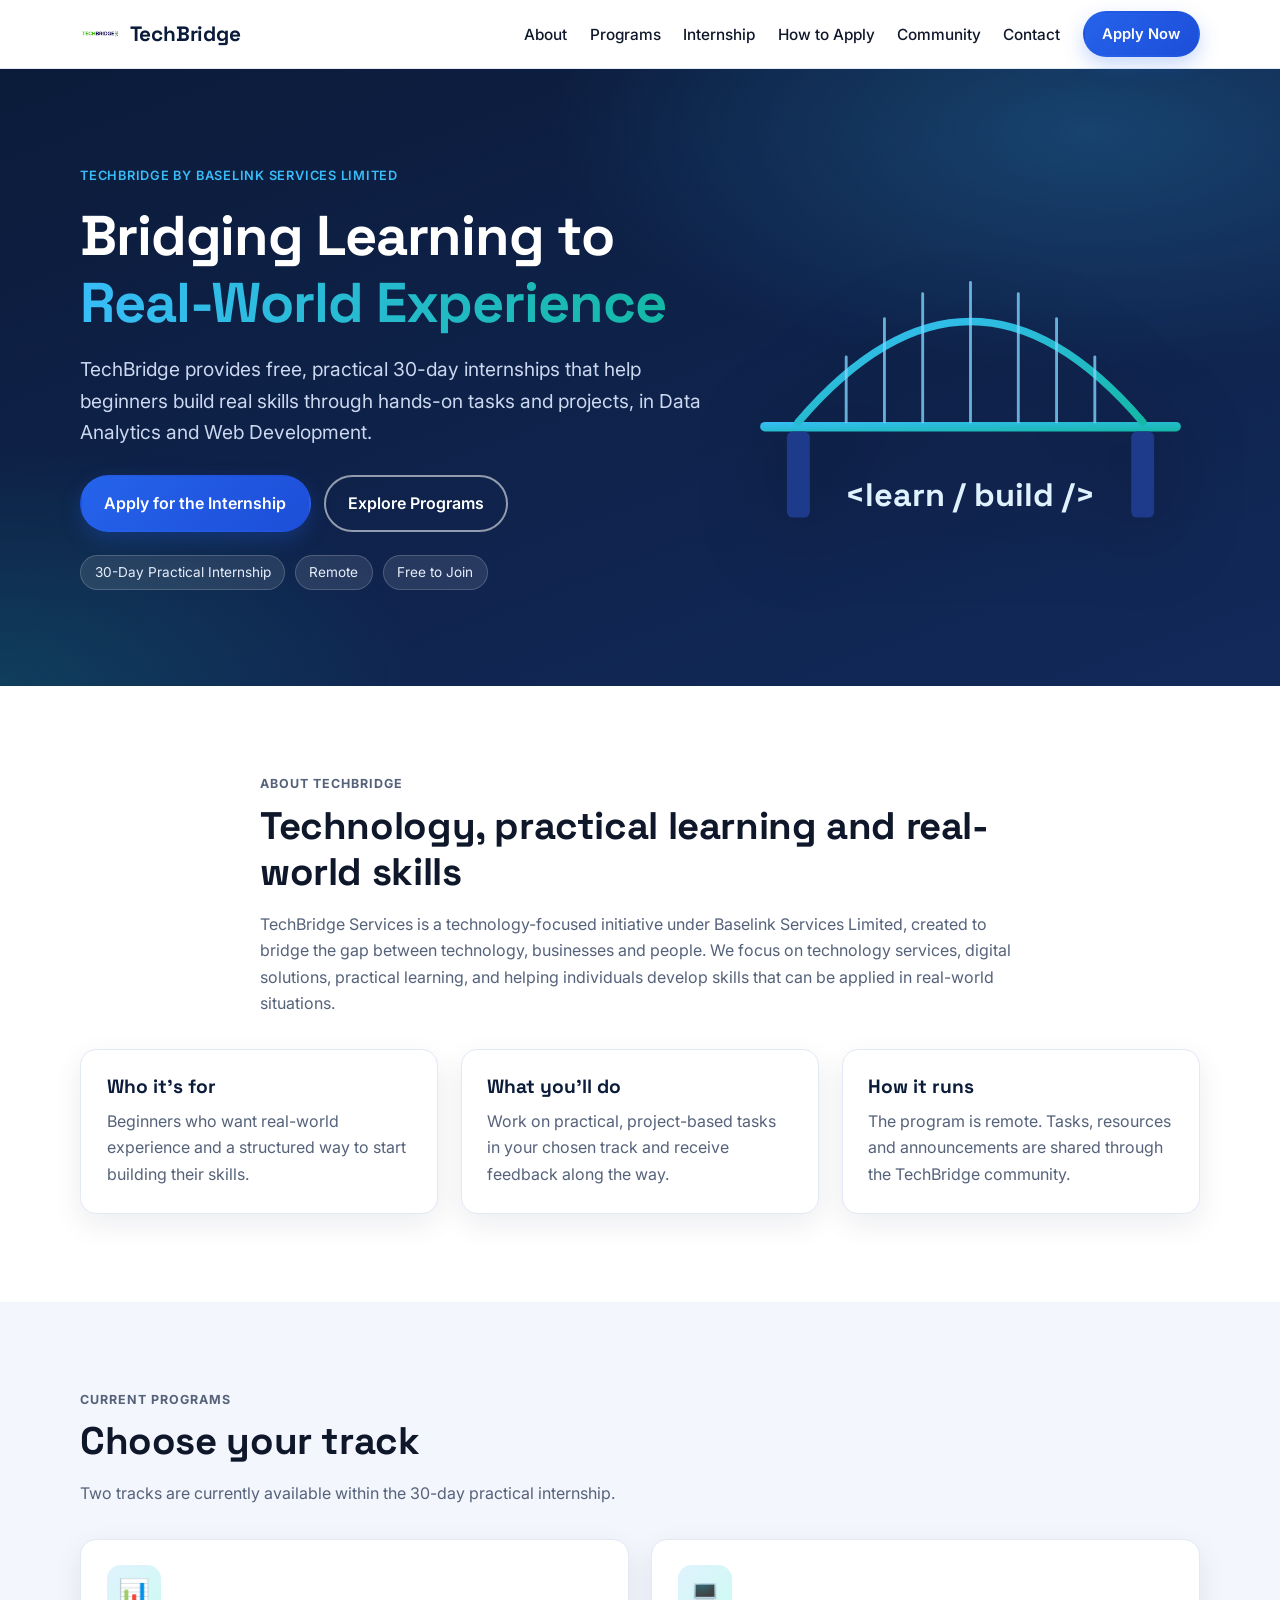
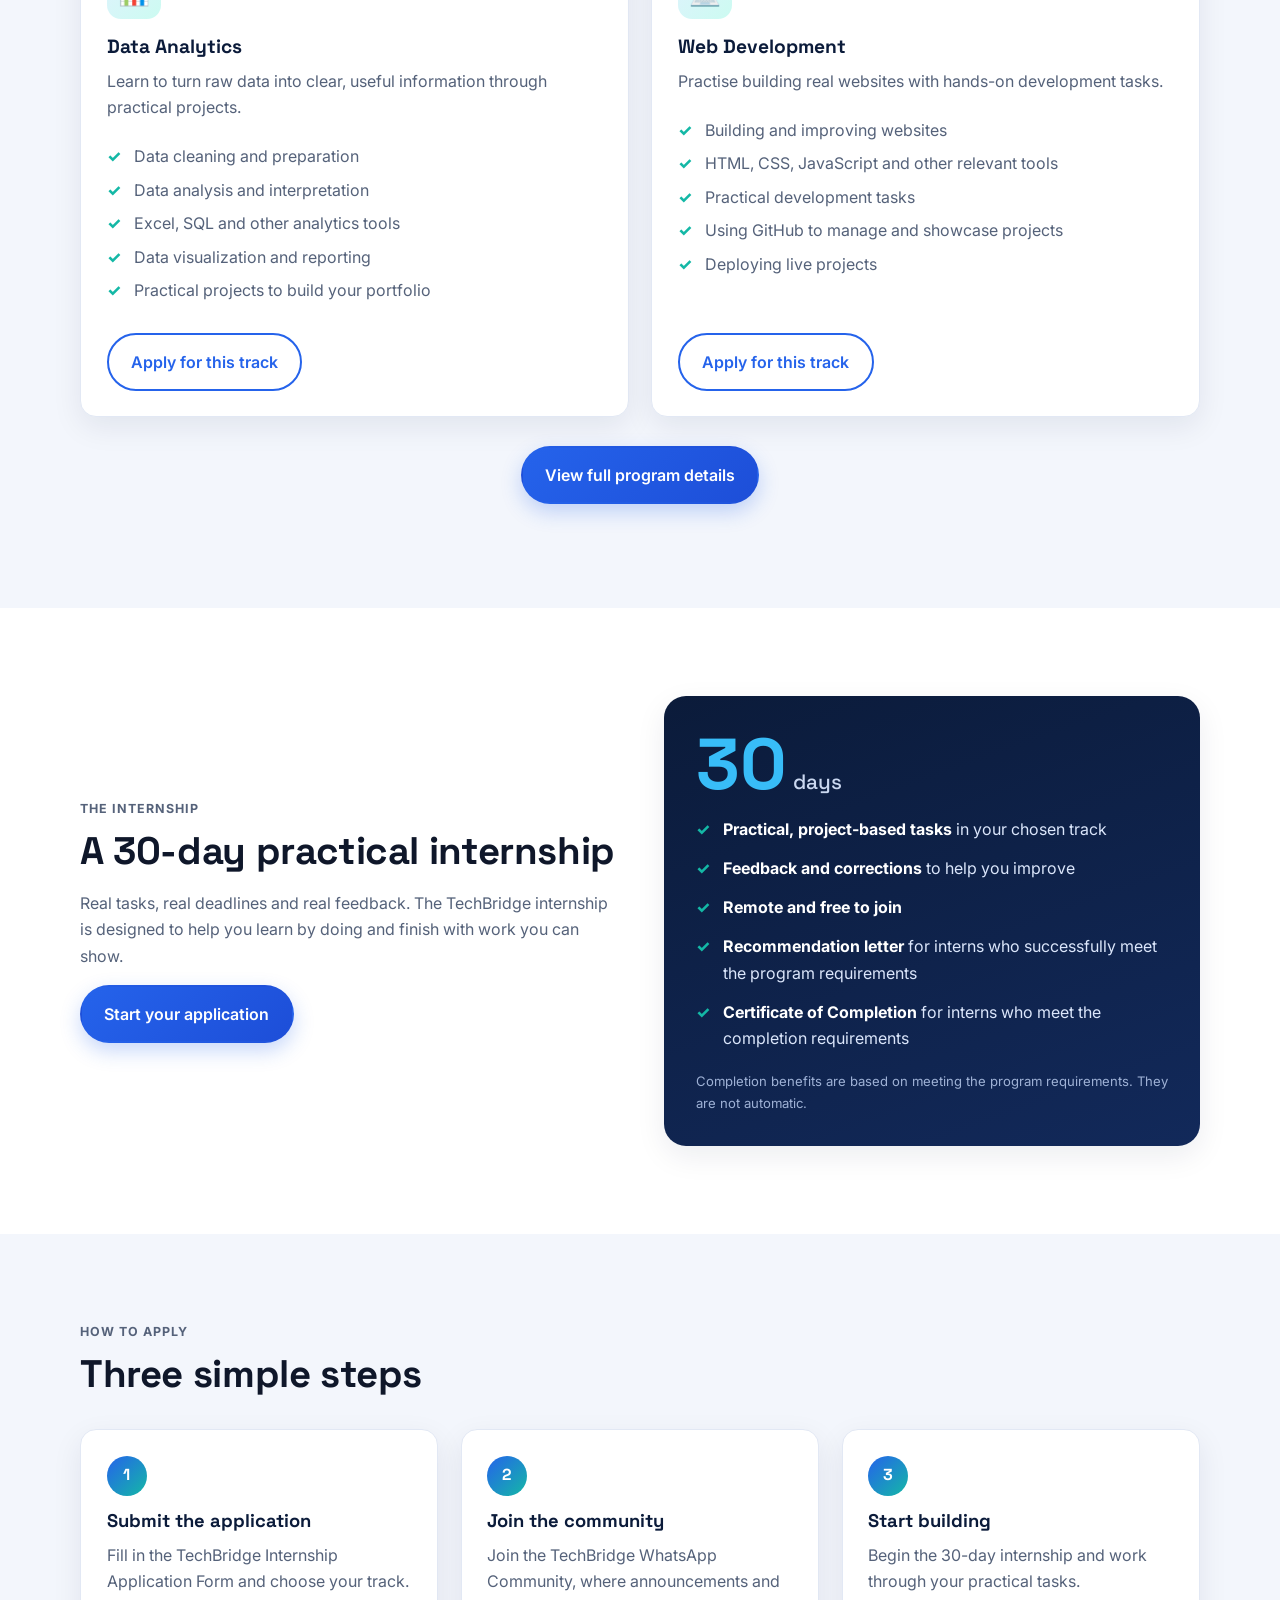
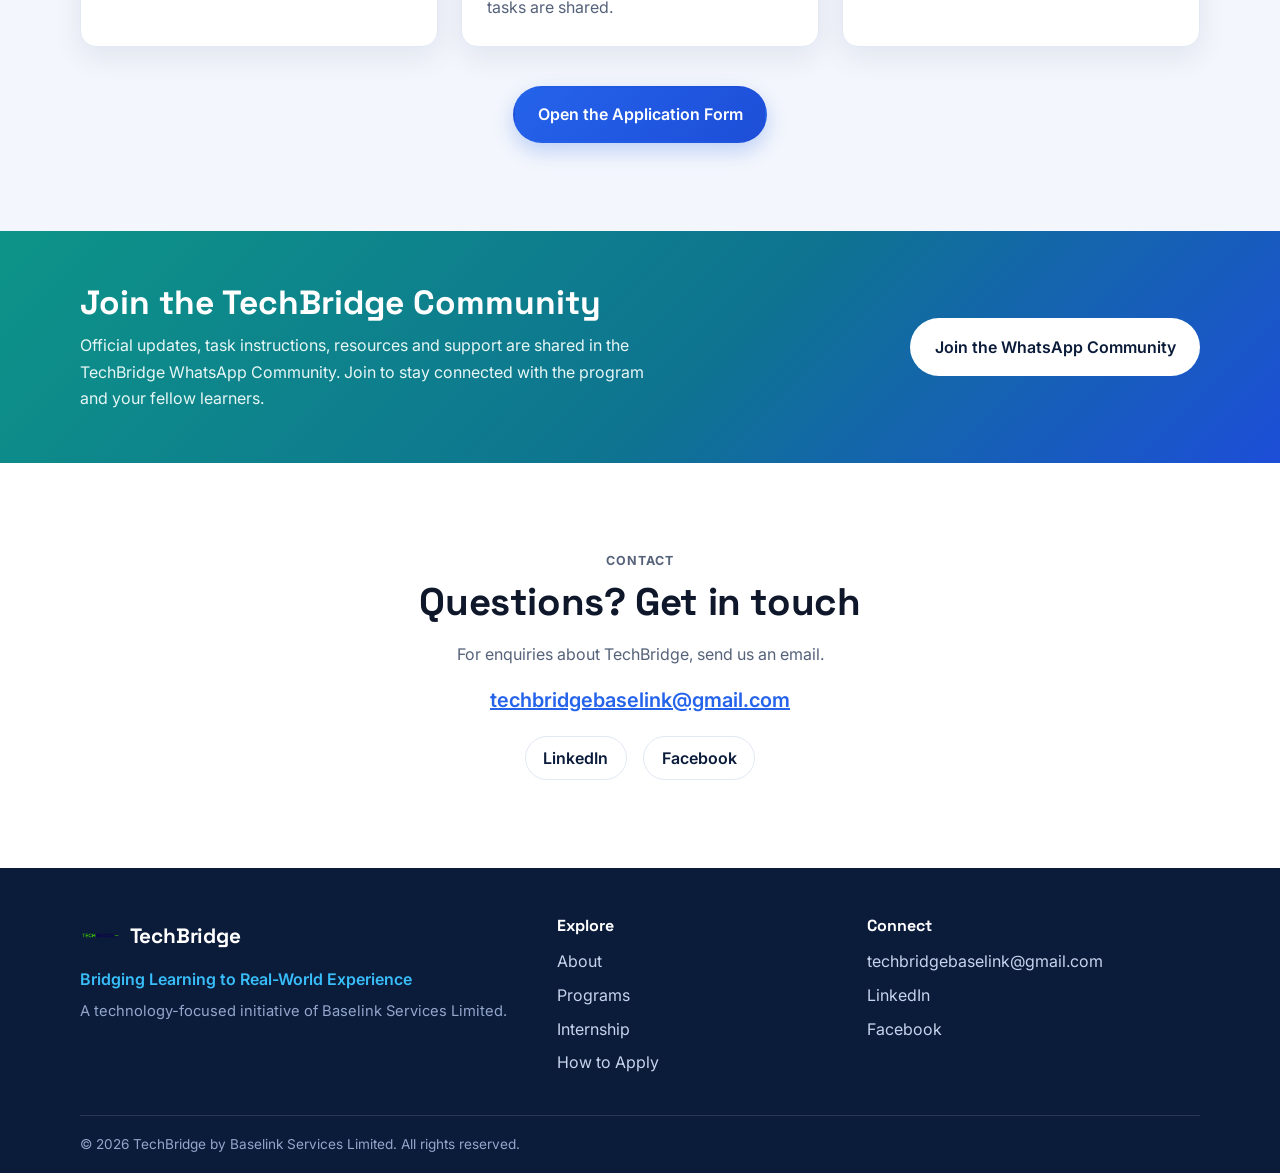
<file: index.html>
<!doctype html>
<html lang="en">
  <head>
    <meta charset="UTF-8" />
    <meta name="viewport" content="width=device-width, initial-scale=1.0" />
    <title>TechBridge | Bridging Learning to Real-World Experience</title>
    <meta
      name="description"
      content="TechBridge by Baselink Services Limited offers free, practical 30-day internships in Data Analytics and Web Development."
    />
    <link rel="preconnect" href="https://fonts.googleapis.com" />
    <link rel="preconnect" href="https://fonts.gstatic.com" crossorigin />
    <link
      href="https://fonts.googleapis.com/css2?family=Inter:wght@400;500;600;700;800&family=Space+Grotesk:wght@500;700&display=swap"
      rel="stylesheet"
    />
    <link rel="stylesheet" href="style.css" />
  </head>
  <body>
    <a class="skip-link" href="#main">Skip to main content</a>

    <header class="site-header">
      <div class="container nav-wrap">
        <a class="brand" href="#home" aria-label="TechBridge home">
          <img
            src="images/techbridge-logo.png"
            alt="TechBridge logo"
            class="brand-logo"
          />
          <span class="brand-name">TechBridge</span>
        </a>

        <input
          type="checkbox"
          id="nav-toggle"
          class="nav-toggle"
          aria-label="Toggle navigation menu"
        />
        <label for="nav-toggle" class="nav-burger" aria-hidden="true"
          ><span></span><span></span><span></span
        ></label>

        <nav class="site-nav" aria-label="Main navigation">
          <ul>
            <li><a href="#about">About</a></li>
            <li><a href="programs.html">Programs</a></li>
            <li><a href="#internship">Internship</a></li>
            <li><a href="#how-to-apply">How to Apply</a></li>
            <li><a href="#community">Community</a></li>
            <li><a href="#contact">Contact</a></li>
            <li>
              <a
                class="btn btn-small"
                href="https://forms.gle/8EbdSy5ttGfLZfjv5"
                target="_blank"
                rel="noopener"
                >Apply Now</a
              >
            </li>
          </ul>
        </nav>
      </div>
    </header>

    <main id="main">
      <section class="hero" id="home">
        <div class="container hero-grid">
          <div class="hero-copy">
            <p class="eyebrow">TechBridge by Baselink Services Limited</p>
            <h1>
              Bridging Learning to
              <span class="accent">Real-World Experience</span>
            </h1>
            <p class="lead">
              TechBridge provides free, practical 30-day internships that help
              beginners build real skills through hands-on tasks and projects,
              in Data Analytics and Web Development.
            </p>
            <div class="hero-actions">
              <a
                class="btn"
                href="https://forms.gle/8EbdSy5ttGfLZfjv5"
                target="_blank"
                rel="noopener"
                >Apply for the Internship</a
              >
              <a class="btn btn-ghost" href="#programs">Explore Programs</a>
            </div>
            <ul class="hero-badges" aria-label="Key facts">
              <li>30-Day Practical Internship</li>
              <li>Remote</li>
              <li>Free to Join</li>
            </ul>
          </div>

          <div class="hero-art" aria-hidden="true">
            <svg
              viewBox="0 0 480 360"
              xmlns="http://www.w3.org/2000/svg"
              role="presentation"
            >
              <defs>
                <linearGradient id="g1" x1="0" y1="0" x2="1" y2="1">
                  <stop offset="0" stop-color="#38bdf8" />
                  <stop offset="1" stop-color="#14b8a6" />
                </linearGradient>
              </defs>
              <rect
                x="20"
                y="230"
                width="440"
                height="10"
                rx="5"
                fill="url(#g1)"
              />
              <path
                d="M60 230 Q240 20 420 230"
                fill="none"
                stroke="url(#g1)"
                stroke-width="8"
                stroke-linecap="round"
              />
              <g
                stroke="#7dd3fc"
                stroke-width="3"
                stroke-linecap="round"
                opacity=".8"
              >
                <line x1="110" y1="230" x2="110" y2="162" />
                <line x1="150" y1="230" x2="150" y2="122" />
                <line x1="190" y1="230" x2="190" y2="96" />
                <line x1="240" y1="230" x2="240" y2="84" />
                <line x1="290" y1="230" x2="290" y2="96" />
                <line x1="330" y1="230" x2="330" y2="122" />
                <line x1="370" y1="230" x2="370" y2="162" />
              </g>
              <rect
                x="48"
                y="240"
                width="24"
                height="90"
                rx="6"
                fill="#1e3a8a"
              />
              <rect
                x="408"
                y="240"
                width="24"
                height="90"
                rx="6"
                fill="#1e3a8a"
              />
              <text
                x="240"
                y="318"
                text-anchor="middle"
                font-family="Space Grotesk, monospace"
                font-size="34"
                fill="#e0f2fe"
                font-weight="700"
              >
                &lt;learn / build /&gt;
              </text>
            </svg>
          </div>
        </div>
      </section>

      <section class="section" id="about">
        <div class="container narrow">
          <p class="section-tag">About TechBridge</p>
          <h2>Technology, practical learning and real-world skills</h2>
          <p>
            TechBridge Services is a technology-focused initiative under
            Baselink Services Limited, created to bridge the gap between
            technology, businesses and people. We focus on technology services,
            digital solutions, practical learning, and helping individuals
            develop skills that can be applied in real-world situations.
          </p>
        </div>

        <div class="container cards three">
          <article class="card">
            <h3>Who it's for</h3>
            <p>
              Beginners who want real-world experience and a structured way to
              start building their skills.
            </p>
          </article>
          <article class="card">
            <h3>What you'll do</h3>
            <p>
              Work on practical, project-based tasks in your chosen track and
              receive feedback along the way.
            </p>
          </article>
          <article class="card">
            <h3>How it runs</h3>
            <p>
              The program is remote. Tasks, resources and announcements are
              shared through the TechBridge community.
            </p>
          </article>
        </div>
      </section>

      <section class="section section-alt" id="programs">
        <div class="container">
          <p class="section-tag">Current Programs</p>
          <h2>Choose your track</h2>
          <p class="section-sub">
            Two tracks are currently available within the 30-day practical
            internship.
          </p>

          <div class="cards two">
            <article class="card program">
              <div class="program-icon" aria-hidden="true">&#128202;</div>
              <h3>Data Analytics</h3>
              <p>
                Learn to turn raw data into clear, useful information through
                practical projects.
              </p>
              <ul class="check-list">
                <li>Data cleaning and preparation</li>
                <li>Data analysis and interpretation</li>
                <li>Excel, SQL and other analytics tools</li>
                <li>Data visualization and reporting</li>
                <li>Practical projects to build your portfolio</li>
              </ul>
              <a
                class="btn btn-outline"
                href="https://forms.gle/8EbdSy5ttGfLZfjv5"
                target="_blank"
                rel="noopener"
                >Apply for this track</a
              >
            </article>

            <article class="card program">
              <div class="program-icon" aria-hidden="true">&#128187;</div>
              <h3>Web Development</h3>
              <p>
                Practise building real websites with hands-on development tasks.
              </p>
              <ul class="check-list">
                <li>Building and improving websites</li>
                <li>HTML, CSS, JavaScript and other relevant tools</li>
                <li>Practical development tasks</li>
                <li>Using GitHub to manage and showcase projects</li>
                <li>Deploying live projects</li>
              </ul>
              <a
                class="btn btn-outline"
                href="https://forms.gle/8EbdSy5ttGfLZfjv5"
                target="_blank"
                rel="noopener"
                >Apply for this track</a
              >
            </article>
          </div>
          <p class="center" style="margin-top: 1.8rem">
            <a class="btn" href="programs.html">View full program details</a>
          </p>
        </div>
      </section>

      <section class="section" id="internship">
        <div class="container internship-grid">
          <div>
            <p class="section-tag">The Internship</p>
            <h2>A 30-day practical internship</h2>
            <p>
              Real tasks, real deadlines and real feedback. The TechBridge
              internship is designed to help you learn by doing and finish with
              work you can show.
            </p>
            <a
              class="btn"
              href="https://forms.gle/8EbdSy5ttGfLZfjv5"
              target="_blank"
              rel="noopener"
              >Start your application</a
            >
          </div>

          <div class="timeline-card">
            <div class="big-number" aria-label="30 days">
              30<span>days</span>
            </div>
            <ul class="benefit-list">
              <li>
                <strong>Practical, project-based tasks</strong> in your chosen
                track
              </li>
              <li>
                <strong>Feedback and corrections</strong> to help you improve
              </li>
              <li><strong>Remote and free to join</strong></li>
              <li>
                <strong>Recommendation letter</strong> for interns who
                successfully meet the program requirements
              </li>
              <li>
                <strong>Certificate of Completion</strong> for interns who meet
                the completion requirements
              </li>
            </ul>
            <p class="fineprint">
              Completion benefits are based on meeting the program requirements.
              They are not automatic.
            </p>
          </div>
        </div>
      </section>

      <section class="section section-alt" id="how-to-apply">
        <div class="container">
          <p class="section-tag">How to Apply</p>
          <h2>Three simple steps</h2>

          <ol class="steps">
            <li>
              <span class="step-num">1</span>
              <h3>Submit the application</h3>
              <p>
                Fill in the TechBridge Internship Application Form and choose
                your track.
              </p>
            </li>
            <li>
              <span class="step-num">2</span>
              <h3>Join the community</h3>
              <p>
                Join the TechBridge WhatsApp Community, where announcements and
                tasks are shared.
              </p>
            </li>
            <li>
              <span class="step-num">3</span>
              <h3>Start building</h3>
              <p>
                Begin the 30-day internship and work through your practical
                tasks.
              </p>
            </li>
          </ol>

          <div class="center">
            <a
              class="btn"
              href="https://forms.gle/8EbdSy5ttGfLZfjv5"
              target="_blank"
              rel="noopener"
              >Open the Application Form</a
            >
          </div>
        </div>
      </section>

      <section class="community" id="community">
        <div class="container community-inner">
          <div>
            <h2>Join the TechBridge Community</h2>
            <p>
              Official updates, task instructions, resources and support are
              shared in the TechBridge WhatsApp Community. Join to stay
              connected with the program and your fellow learners.
            </p>
          </div>
          <a
            class="btn btn-light"
            href="https://chat.whatsapp.com/FqpBvYS4oaK32cXDxc8JIS"
            target="_blank"
            rel="noopener"
            >Join the WhatsApp Community</a
          >
        </div>
      </section>

      <section class="section" id="contact">
        <div class="container narrow center">
          <p class="section-tag">Contact</p>
          <h2>Questions? Get in touch</h2>
          <p>For enquiries about TechBridge, send us an email.</p>
          <p class="email-line">
            <a href="mailto:techbridgebaselink@gmail.com"
              >techbridgebaselink@gmail.com</a
            >
          </p>
          <ul class="social">
            <li>
              <a
                href="https://www.linkedin.com/company/techbridge-services/"
                target="_blank"
                rel="noopener"
                >LinkedIn</a
              >
            </li>
            <li>
              <a
                href="https://www.facebook.com/p/Baselink-Services-100066771475783/"
                target="_blank"
                rel="noopener"
                >Facebook</a
              >
            </li>
          </ul>
        </div>
      </section>
    </main>

    <footer class="site-footer">
      <div class="container footer-grid">
        <div>
          <div class="brand brand-footer">
            <img src="images/techbridge-logo.png" alt="" class="brand-logo" />
            <span class="brand-name">TechBridge</span>
          </div>
          <p class="tagline">Bridging Learning to Real-World Experience</p>
          <p class="muted">
            A technology-focused initiative of Baselink Services Limited.
          </p>
        </div>

        <nav aria-label="Footer navigation">
          <h4>Explore</h4>
          <ul>
            <li><a href="#about">About</a></li>
            <li><a href="programs.html">Programs</a></li>
            <li><a href="#internship">Internship</a></li>
            <li><a href="#how-to-apply">How to Apply</a></li>
          </ul>
        </nav>

        <div>
          <h4>Connect</h4>
          <ul>
            <li>
              <a href="mailto:techbridgebaselink@gmail.com"
                >techbridgebaselink@gmail.com</a
              >
            </li>
            <li>
              <a
                href="https://www.linkedin.com/company/techbridge-services/"
                target="_blank"
                rel="noopener"
                >LinkedIn</a
              >
            </li>
            <li>
              <a
                href="https://www.facebook.com/p/Baselink-Services-100066771475783/"
                target="_blank"
                rel="noopener"
                >Facebook</a
              >
            </li>
          </ul>
        </div>
      </div>
      <div class="container footer-bottom">
        <p>
          &copy; 2026 TechBridge by Baselink Services Limited. All rights
          reserved.
        </p>
      </div>
    </footer>
  </body>
</html>
</file>
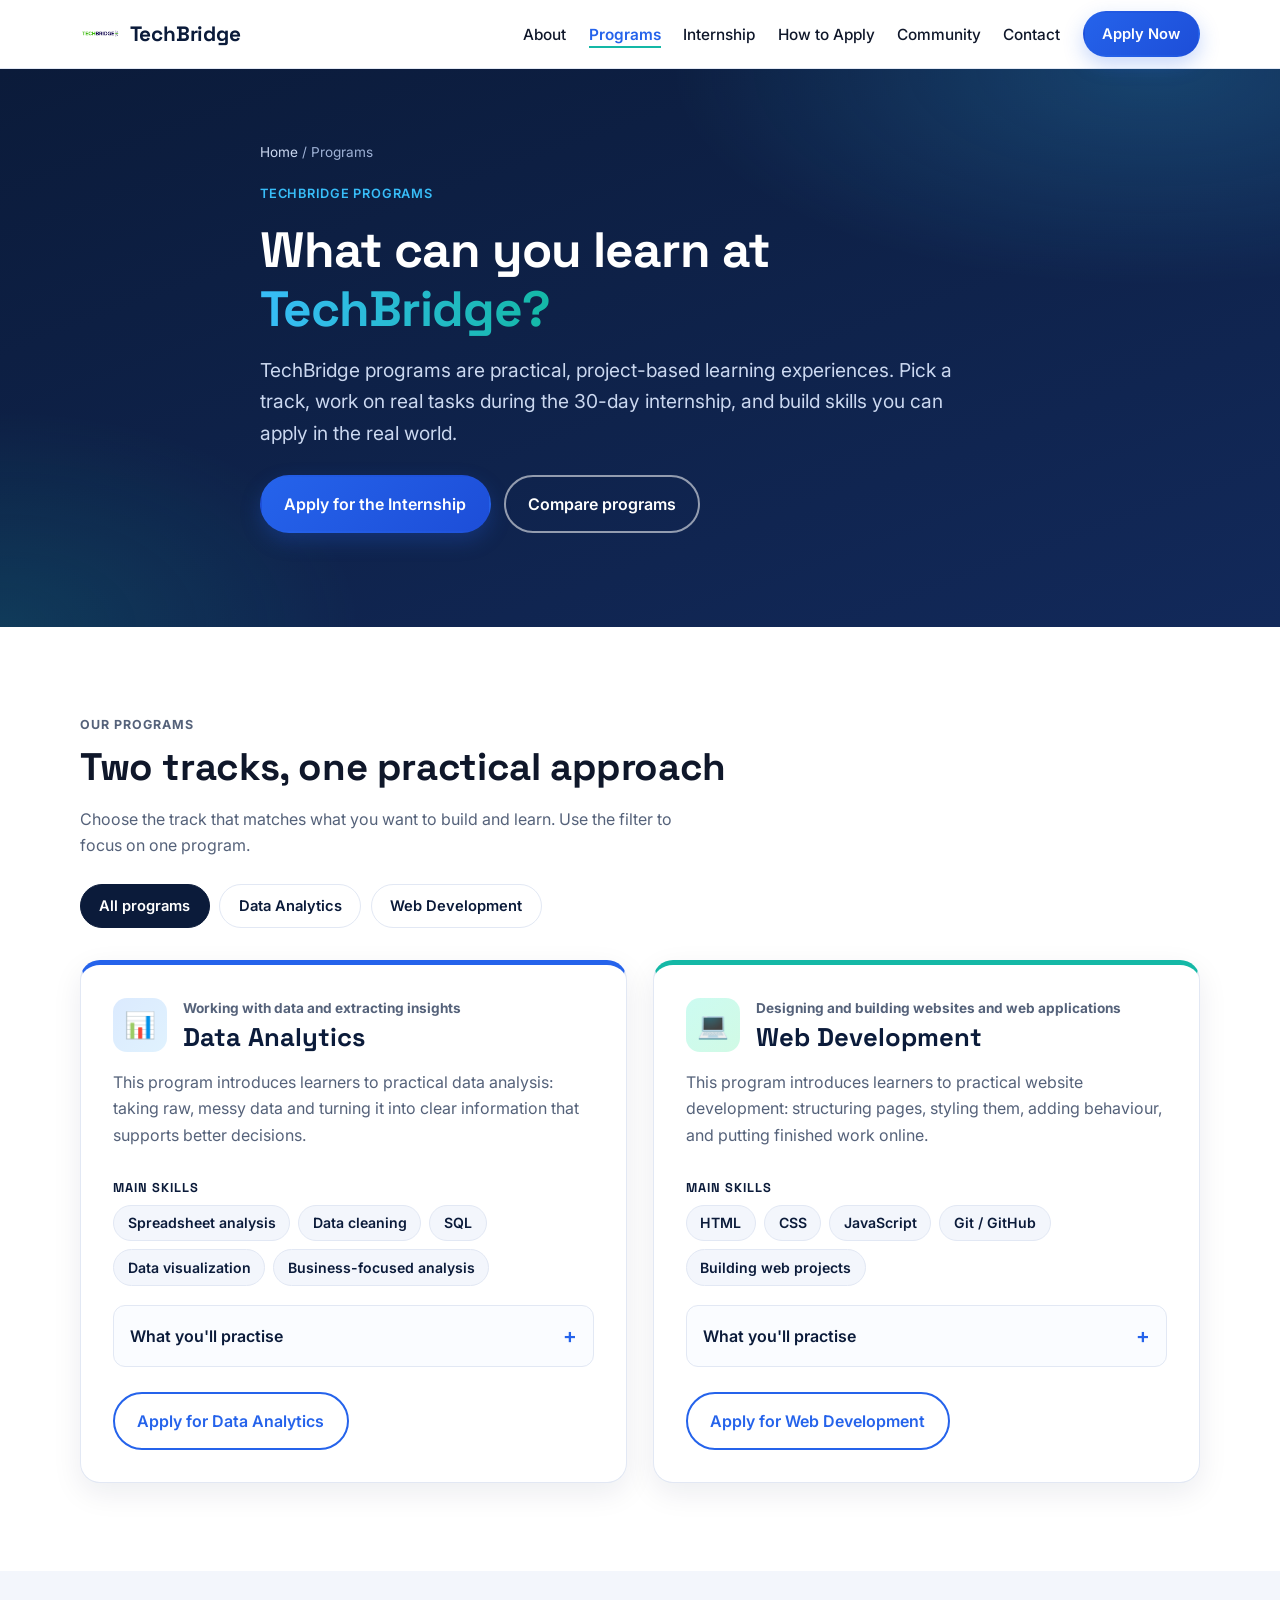
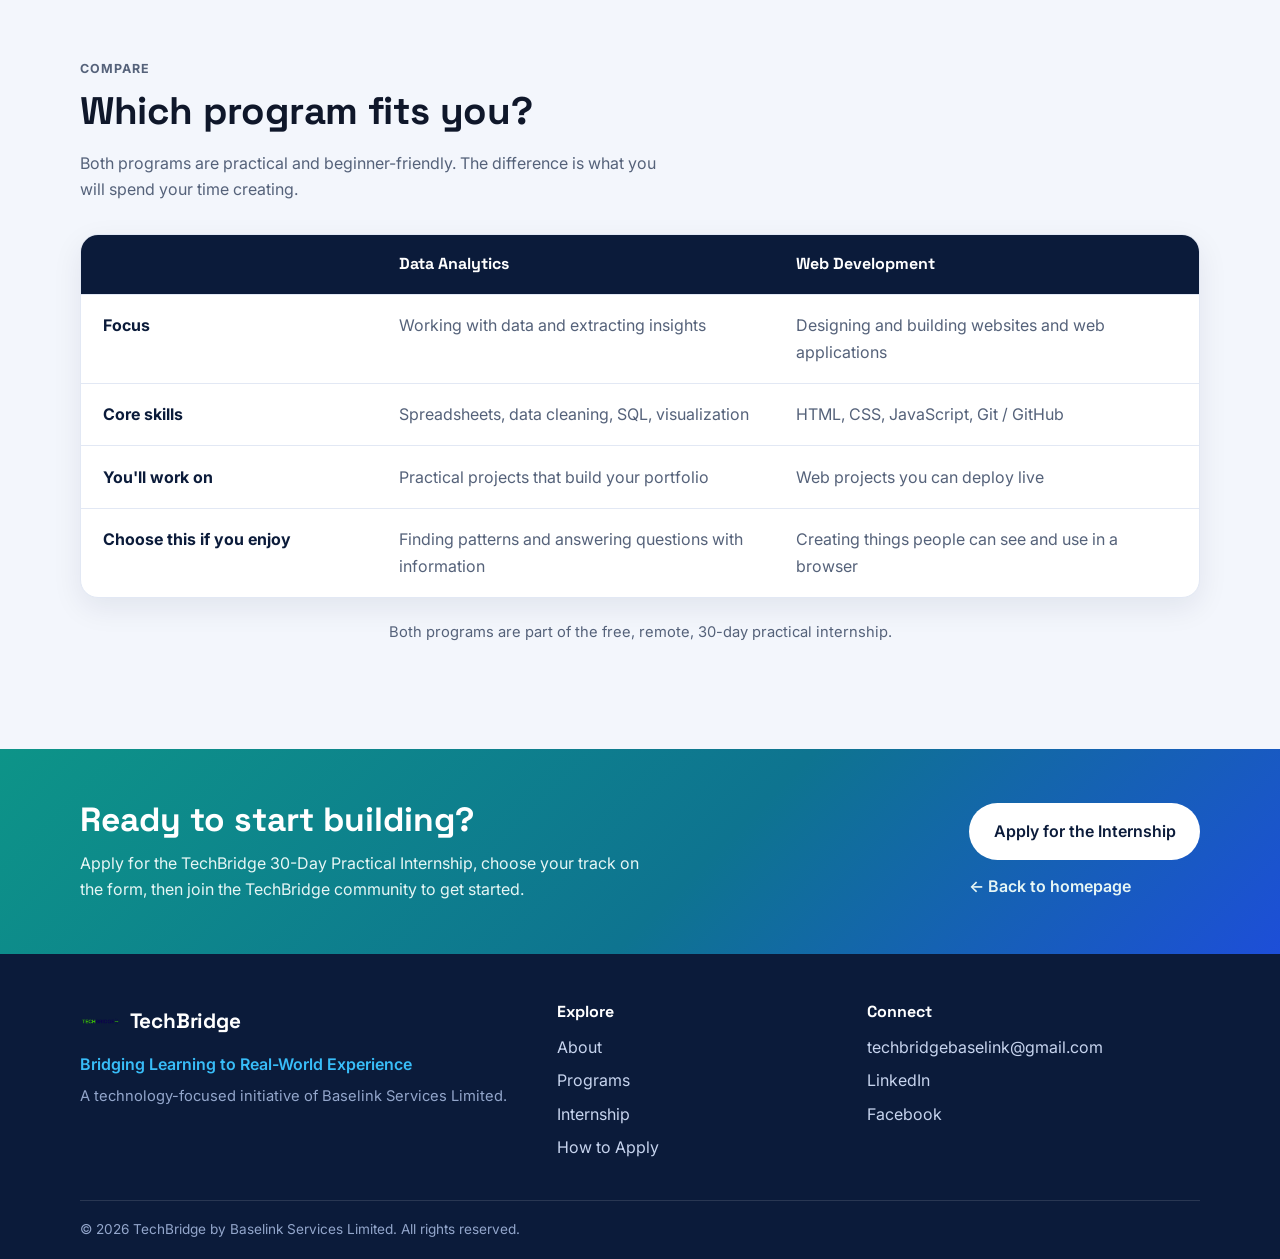
<file: programs.html>
<!doctype html>
<html lang="en">
  <head>
    <meta charset="UTF-8" />
    <meta name="viewport" content="width=device-width, initial-scale=1.0" />
    <title>Programs | TechBridge</title>
    <meta
      name="description"
      content="Explore TechBridge's practical programs in Data Analytics and Web Development, part of the free 30-day internship by Baselink Services Limited."
    />
    <link rel="preconnect" href="https://fonts.googleapis.com" />
    <link rel="preconnect" href="https://fonts.gstatic.com" crossorigin />
    <link
      href="https://fonts.googleapis.com/css2?family=Inter:wght@400;500;600;700;800&family=Space+Grotesk:wght@500;700&display=swap"
      rel="stylesheet"
    />
    <link rel="stylesheet" href="style.css" />
  </head>
  <body>
    <a class="skip-link" href="#main">Skip to main content</a>

    <!-- ============ HEADER / NAV (same as homepage) ============ -->
    <header class="site-header">
      <div class="container nav-wrap">
        <a class="brand" href="index.html" aria-label="TechBridge home">
          <img
            src="images/techbridge-logo.png"
            alt="TechBridge logo"
            class="brand-logo"
          />
          <span class="brand-name">TechBridge</span>
        </a>

        <input
          type="checkbox"
          id="nav-toggle"
          class="nav-toggle"
          aria-label="Toggle navigation menu"
        />
        <label for="nav-toggle" class="nav-burger" aria-hidden="true"
          ><span></span><span></span><span></span
        ></label>

        <nav class="site-nav" aria-label="Main navigation">
          <ul>
            <li><a href="index.html#about">About</a></li>
            <li>
              <a href="programs.html" class="is-current" aria-current="page"
                >Programs</a
              >
            </li>
            <li><a href="index.html#internship">Internship</a></li>
            <li><a href="index.html#how-to-apply">How to Apply</a></li>
            <li><a href="index.html#community">Community</a></li>
            <li><a href="index.html#contact">Contact</a></li>
            <li>
              <a
                class="btn btn-small"
                href="https://forms.gle/8EbdSy5ttGfLZfjv5"
                target="_blank"
                rel="noopener"
                >Apply Now</a
              >
            </li>
          </ul>
        </nav>
      </div>
    </header>

    <main id="main">
      <!-- ============ PAGE HERO ============ -->
      <section class="page-hero">
        <div class="container narrow">
          <nav class="breadcrumb" aria-label="Breadcrumb">
            <a href="index.html">Home</a> <span aria-hidden="true">/</span>
            <span>Programs</span>
          </nav>
          <p class="eyebrow">TechBridge Programs</p>
          <h1>What can you learn at <span class="accent">TechBridge?</span></h1>
          <p class="lead">
            TechBridge programs are practical, project-based learning
            experiences. Pick a track, work on real tasks during the 30-day
            internship, and build skills you can apply in the real world.
          </p>
          <div class="hero-actions">
            <a
              class="btn"
              href="https://forms.gle/8EbdSy5ttGfLZfjv5"
              target="_blank"
              rel="noopener"
              >Apply for the Internship</a
            >
            <a class="btn btn-ghost" href="#compare">Compare programs</a>
          </div>
        </div>
      </section>

      <!-- ============ PROGRAM FILTER + DETAILS (CSS only) ============ -->
      <section class="section" id="programs-list">
        <div class="container">
          <p class="section-tag">Our Programs</p>
          <h2>Two tracks, one practical approach</h2>
          <p class="section-sub">
            Choose the track that matches what you want to build and learn. Use
            the filter to focus on one program.
          </p>

          <!-- filter radios must come right before .program-list -->
          <input
            type="radio"
            name="program-filter"
            id="f-all"
            class="filter-input"
            checked
          />
          <input
            type="radio"
            name="program-filter"
            id="f-da"
            class="filter-input"
          />
          <input
            type="radio"
            name="program-filter"
            id="f-web"
            class="filter-input"
          />

          <div class="filter-tabs" role="group" aria-label="Filter programs">
            <label for="f-all">All programs</label>
            <label for="f-da">Data Analytics</label>
            <label for="f-web">Web Development</label>
          </div>

          <div class="program-list">
            <!-- ---------- Data Analytics ---------- -->
            <article class="program-detail program-da" id="data-analytics">
              <div class="program-head">
                <div class="program-icon da" aria-hidden="true">&#128202;</div>
                <div>
                  <p class="program-kicker">
                    Working with data and extracting insights
                  </p>
                  <h3>Data Analytics</h3>
                </div>
              </div>

              <p>
                This program introduces learners to practical data analysis:
                taking raw, messy data and turning it into clear information
                that supports better decisions.
              </p>

              <h4>Main skills</h4>
              <ul class="chips" aria-label="Data Analytics skills">
                <li>Spreadsheet analysis</li>
                <li>Data cleaning</li>
                <li>SQL</li>
                <li>Data visualization</li>
                <li>Business-focused analysis</li>
              </ul>

              <details class="more">
                <summary>What you'll practise</summary>
                <ul class="check-list">
                  <li>Cleaning and preparing data for analysis</li>
                  <li>Analysing and interpreting results</li>
                  <li>Working with tools such as Excel and SQL</li>
                  <li>
                    Presenting findings through visualization and reporting
                  </li>
                  <li>Practical projects to build your portfolio</li>
                </ul>
              </details>

              <a
                class="btn btn-outline"
                href="https://forms.gle/8EbdSy5ttGfLZfjv5"
                target="_blank"
                rel="noopener"
                >Apply for Data Analytics</a
              >
            </article>

            <!-- ---------- Web Development ---------- -->
            <article class="program-detail program-web" id="web-development">
              <div class="program-head">
                <div class="program-icon web" aria-hidden="true">&#128187;</div>
                <div>
                  <p class="program-kicker">
                    Designing and building websites and web applications
                  </p>
                  <h3>Web Development</h3>
                </div>
              </div>

              <p>
                This program introduces learners to practical website
                development: structuring pages, styling them, adding behaviour,
                and putting finished work online.
              </p>

              <h4>Main skills</h4>
              <ul class="chips" aria-label="Web Development skills">
                <li>HTML</li>
                <li>CSS</li>
                <li>JavaScript</li>
                <li>Git / GitHub</li>
                <li>Building web projects</li>
              </ul>

              <details class="more">
                <summary>What you'll practise</summary>
                <ul class="check-list">
                  <li>Building and improving websites</li>
                  <li>
                    Practising HTML, CSS, JavaScript and other relevant tools
                  </li>
                  <li>Working on practical development tasks</li>
                  <li>Using GitHub to manage and showcase your projects</li>
                  <li>Deploying live projects</li>
                </ul>
              </details>

              <a
                class="btn btn-outline"
                href="https://forms.gle/8EbdSy5ttGfLZfjv5"
                target="_blank"
                rel="noopener"
                >Apply for Web Development</a
              >
            </article>
          </div>
        </div>
      </section>

      <!-- ============ COMPARISON ============ -->
      <section class="section section-alt" id="compare">
        <div class="container">
          <p class="section-tag">Compare</p>
          <h2>Which program fits you?</h2>
          <p class="section-sub">
            Both programs are practical and beginner-friendly. The difference is
            what you will spend your time creating.
          </p>

          <div
            class="compare"
            role="table"
            aria-label="Comparison of TechBridge programs"
          >
            <div class="compare-row compare-head" role="row">
              <div role="columnheader">
                <span class="sr-only">Feature</span>
              </div>
              <div role="columnheader">Data Analytics</div>
              <div role="columnheader">Web Development</div>
            </div>

            <div class="compare-row" role="row">
              <div class="compare-label" role="rowheader">Focus</div>
              <div role="cell" data-col="Data Analytics">
                Working with data and extracting insights
              </div>
              <div role="cell" data-col="Web Development">
                Designing and building websites and web applications
              </div>
            </div>

            <div class="compare-row" role="row">
              <div class="compare-label" role="rowheader">Core skills</div>
              <div role="cell" data-col="Data Analytics">
                Spreadsheets, data cleaning, SQL, visualization
              </div>
              <div role="cell" data-col="Web Development">
                HTML, CSS, JavaScript, Git / GitHub
              </div>
            </div>

            <div class="compare-row" role="row">
              <div class="compare-label" role="rowheader">You'll work on</div>
              <div role="cell" data-col="Data Analytics">
                Practical projects that build your portfolio
              </div>
              <div role="cell" data-col="Web Development">
                Web projects you can deploy live
              </div>
            </div>

            <div class="compare-row" role="row">
              <div class="compare-label" role="rowheader">
                Choose this if you enjoy
              </div>
              <div role="cell" data-col="Data Analytics">
                Finding patterns and answering questions with information
              </div>
              <div role="cell" data-col="Web Development">
                Creating things people can see and use in a browser
              </div>
            </div>
          </div>

          <p class="fineprint-note">
            Both programs are part of the free, remote, 30-day practical
            internship.
          </p>
        </div>
      </section>

      <!-- ============ CTA ============ -->
      <section class="community" id="apply">
        <div class="container community-inner">
          <div>
            <h2>Ready to start building?</h2>
            <p>
              Apply for the TechBridge 30-Day Practical Internship, choose your
              track on the form, then join the TechBridge community to get
              started.
            </p>
          </div>
          <div class="cta-stack">
            <a
              class="btn btn-light"
              href="https://forms.gle/8EbdSy5ttGfLZfjv5"
              target="_blank"
              rel="noopener"
              >Apply for the Internship</a
            >
            <a class="cta-link" href="index.html">&larr; Back to homepage</a>
          </div>
        </div>
      </section>
    </main>

    <!-- ============ FOOTER (same as homepage) ============ -->
    <footer class="site-footer">
      <div class="container footer-grid">
        <div>
          <div class="brand brand-footer">
            <img src="images/techbridge-logo.png" alt="" class="brand-logo" />
            <span class="brand-name">TechBridge</span>
          </div>
          <p class="tagline">Bridging Learning to Real-World Experience</p>
          <p class="muted">
            A technology-focused initiative of Baselink Services Limited.
          </p>
        </div>

        <nav aria-label="Footer navigation">
          <h4>Explore</h4>
          <ul>
            <li><a href="index.html#about">About</a></li>
            <li><a href="programs.html">Programs</a></li>
            <li><a href="index.html#internship">Internship</a></li>
            <li><a href="index.html#how-to-apply">How to Apply</a></li>
          </ul>
        </nav>

        <div>
          <h4>Connect</h4>
          <ul>
            <li>
              <a href="mailto:techbridgebaselink@gmail.com"
                >techbridgebaselink@gmail.com</a
              >
            </li>
            <li>
              <a
                href="https://www.linkedin.com/company/techbridge-services/"
                target="_blank"
                rel="noopener"
                >LinkedIn</a
              >
            </li>
            <li>
              <a
                href="https://www.facebook.com/p/Baselink-Services-100066771475783/"
                target="_blank"
                rel="noopener"
                >Facebook</a
              >
            </li>
          </ul>
        </div>
      </div>
      <div class="container footer-bottom">
        <p>
          &copy; 2026 TechBridge by Baselink Services Limited. All rights
          reserved.
        </p>
      </div>
    </footer>
  </body>
</html>
</file>
<file: style.css>
:root {
  --navy: #0b1b3a;
  --navy-2: #12295a;
  --blue: #2563eb;
  --sky: #38bdf8;
  --teal: #14b8a6;
  --ink: #0f172a;
  --muted: #55627a;
  --bg: #ffffff;
  --bg-alt: #f3f6fc;
  --line: #e2e8f4;
  --radius: 16px;
  --shadow: 0 10px 30px rgba(11, 27, 58, 0.08);
  --font-body:
    "Inter", system-ui, -apple-system, "Segoe UI", Roboto, Arial, sans-serif;
  --font-head: "Space Grotesk", "Inter", system-ui, sans-serif;
}

*,
*::before,
*::after {
  box-sizing: border-box;
}

html {
  scroll-behavior: smooth;
  scroll-padding-top: 76px;
}

body {
  margin: 0;
  font-family: var(--font-body);
  color: var(--ink);
  background: var(--bg);
  line-height: 1.65;
  -webkit-font-smoothing: antialiased;
}

img {
  max-width: 100%;
  display: block;
}
a {
  color: var(--blue);
}
ul,
ol {
  margin: 0;
  padding: 0;
  list-style: none;
}
h1,
h2,
h3,
h4 {
  font-family: var(--font-head);
  line-height: 1.2;
  margin: 0 0 0.6rem;
}
p {
  margin: 0 0 1rem;
}

.container {
  width: min(1120px, 100% - 2rem);
  margin-inline: auto;
}
.narrow {
  max-width: 760px;
}
.center {
  text-align: center;
}

.skip-link {
  position: absolute;
  left: -999px;
  top: 0;
  background: #fff;
  color: var(--ink);
  padding: 0.6rem 1rem;
  z-index: 200;
}
.skip-link:focus {
  left: 1rem;
  top: 1rem;
}

:focus-visible {
  outline: 3px solid var(--sky);
  outline-offset: 3px;
  border-radius: 6px;
}

.btn {
  display: inline-block;
  background: linear-gradient(135deg, var(--blue), #1d4ed8);
  color: #fff;
  text-decoration: none;
  font-weight: 600;
  padding: 0.85rem 1.4rem;
  border-radius: 999px;
  border: 2px solid transparent;
  transition:
    transform 0.2s ease,
    box-shadow 0.2s ease,
    background 0.2s ease;
  box-shadow: 0 8px 20px rgba(37, 99, 235, 0.25);
}
.btn:hover {
  transform: translateY(-2px);
  box-shadow: 0 12px 26px rgba(37, 99, 235, 0.35);
}
.btn-small {
  padding: 0.55rem 1.1rem;
  font-size: 0.92rem;
}
.btn-ghost {
  background: transparent;
  border-color: rgba(255, 255, 255, 0.55);
  box-shadow: none;
}
.btn-ghost:hover {
  background: rgba(255, 255, 255, 0.12);
  box-shadow: none;
}
.btn-outline {
  background: transparent;
  color: var(--blue);
  border-color: var(--blue);
  box-shadow: none;
}
.btn-outline:hover {
  background: var(--blue);
  color: #fff;
}
.btn-light {
  background: #fff;
  color: var(--navy);
  box-shadow: none;
}
.btn-light:hover {
  background: #e0f2fe;
}

.site-header {
  position: sticky;
  top: 0;
  z-index: 100;
  background: rgba(255, 255, 255, 0.92);
  backdrop-filter: blur(10px);
  border-bottom: 1px solid var(--line);
}
.nav-wrap {
  display: flex;
  align-items: center;
  justify-content: space-between;
  min-height: 68px;
  position: relative;
}

.brand {
  display: flex;
  align-items: center;
  gap: 0.6rem;
  text-decoration: none;
  color: var(--navy);
}
.brand-logo {
  height: 40px;
  width: auto;
}
.brand-name {
  font-family: var(--font-head);
  font-weight: 700;
  font-size: 1.3rem;
  letter-spacing: -0.01em;
}

.site-nav ul {
  display: flex;
  align-items: center;
  gap: 1.4rem;
}
.site-nav a:not(.btn) {
  color: var(--ink);
  text-decoration: none;
  font-weight: 500;
  font-size: 0.96rem;
  position: relative;
}
.site-nav a:not(.btn)::after {
  content: "";
  position: absolute;
  left: 0;
  bottom: -4px;
  height: 2px;
  width: 0;
  background: var(--teal);
  transition: width 0.25s ease;
}
.site-nav a:not(.btn):hover::after {
  width: 100%;
}

.nav-toggle {
  position: absolute;
  opacity: 0;
  pointer-events: none;
}
.nav-burger {
  display: none;
  cursor: pointer;
  width: 44px;
  height: 44px;
  padding: 11px 9px;
}
.nav-burger span {
  display: block;
  height: 3px;
  background: var(--navy);
  border-radius: 3px;
  margin: 5px 0;
  transition:
    transform 0.25s ease,
    opacity 0.25s ease;
}
.nav-toggle:focus-visible + .nav-burger {
  outline: 3px solid var(--sky);
  border-radius: 8px;
}

.hero {
  background:
    radial-gradient(
      900px 400px at 85% 10%,
      rgba(56, 189, 248, 0.22),
      transparent 60%
    ),
    radial-gradient(
      700px 400px at 0% 100%,
      rgba(20, 184, 166, 0.18),
      transparent 60%
    ),
    linear-gradient(160deg, var(--navy), var(--navy-2));
  color: #fff;
  padding: clamp(3rem, 8vw, 6rem) 0;
  overflow: hidden;
}
.hero-grid {
  display: grid;
  grid-template-columns: 1.15fr 0.85fr;
  gap: 2.5rem;
  align-items: center;
}
.eyebrow {
  color: var(--sky);
  font-weight: 600;
  letter-spacing: 0.06em;
  text-transform: uppercase;
  font-size: 0.8rem;
  margin-bottom: 1rem;
}
.hero h1 {
  font-size: clamp(2.1rem, 5vw, 3.5rem);
  letter-spacing: -0.02em;
  margin-bottom: 1.1rem;
}
.accent {
  background: linear-gradient(90deg, var(--sky), var(--teal));
  -webkit-background-clip: text;
  background-clip: text;
  color: transparent;
}
.lead {
  font-size: clamp(1.02rem, 1.6vw, 1.2rem);
  color: #cbd8f0;
  max-width: 56ch;
}
.hero-actions {
  display: flex;
  flex-wrap: wrap;
  gap: 0.8rem;
  margin: 1.6rem 0 1.4rem;
}
.hero-badges {
  display: flex;
  flex-wrap: wrap;
  gap: 0.6rem;
}
.hero-badges li {
  font-size: 0.85rem;
  padding: 0.35rem 0.85rem;
  border-radius: 999px;
  background: rgba(255, 255, 255, 0.1);
  border: 1px solid rgba(255, 255, 255, 0.18);
  color: #e6eefc;
}
.hero-art svg {
  width: 100%;
  height: auto;
  filter: drop-shadow(0 20px 40px rgba(0, 0, 0, 0.35));
  animation: float 6s ease-in-out infinite;
}

@keyframes float {
  0%,
  100% {
    transform: translateY(0);
  }
  50% {
    transform: translateY(-8px);
  }
}

.section {
  padding: clamp(3rem, 7vw, 5.5rem) 0;
}
.section-alt {
  background: var(--bg-alt);
}
.section-tag {
  color: var(--teal);
  font-weight: 700;
  text-transform: uppercase;
  letter-spacing: 0.08em;
  font-size: 0.78rem;
  margin-bottom: 0.5rem;
}
.section h2 {
  font-size: clamp(1.7rem, 3.4vw, 2.4rem);
  letter-spacing: -0.01em;
  margin-bottom: 1rem;
}
.section-sub {
  color: var(--muted);
  max-width: 60ch;
}
.section p {
  color: var(--muted);
}

.cards {
  display: grid;
  gap: 1.4rem;
  margin-top: 2rem;
}
.cards.three {
  grid-template-columns: repeat(3, 1fr);
}
.cards.two {
  grid-template-columns: repeat(2, 1fr);
}
.card {
  background: #fff;
  border: 1px solid var(--line);
  border-radius: var(--radius);
  padding: 1.6rem;
  box-shadow: var(--shadow);
  transition:
    transform 0.25s ease,
    box-shadow 0.25s ease;
}
.card:hover {
  transform: translateY(-4px);
  box-shadow: 0 16px 40px rgba(11, 27, 58, 0.13);
}
.card h3 {
  font-size: 1.2rem;
  color: var(--navy);
}
.card p:last-child {
  margin-bottom: 0;
}

.program {
  display: flex;
  flex-direction: column;
}
.program .btn {
  align-self: flex-start;
  margin-top: auto;
}
.program-icon {
  width: 54px;
  height: 54px;
  border-radius: 14px;
  display: grid;
  place-items: center;
  font-size: 1.6rem;
  margin-bottom: 1rem;
  background: linear-gradient(135deg, #e0f2fe, #ccfbf1);
}
.check-list {
  margin: 0.4rem 0 1.4rem;
}
.check-list li {
  position: relative;
  padding-left: 1.7rem;
  margin-bottom: 0.45rem;
  color: var(--muted);
}
.check-list li::before {
  content: "\2713";
  position: absolute;
  left: 0;
  top: 0;
  color: var(--teal);
  font-weight: 800;
}

.internship-grid {
  display: grid;
  grid-template-columns: 1fr 1fr;
  gap: 3rem;
  align-items: center;
}
.timeline-card {
  background: linear-gradient(160deg, var(--navy), var(--navy-2));
  color: #fff;
  border-radius: 22px;
  padding: 2rem;
  box-shadow: var(--shadow);
}
.big-number {
  font-family: var(--font-head);
  font-size: 4.5rem;
  font-weight: 700;
  line-height: 1;
  margin-bottom: 1rem;
  color: var(--sky);
}
.big-number span {
  font-size: 1.3rem;
  margin-left: 0.4rem;
  color: #cbd8f0;
  font-weight: 500;
}
.benefit-list li {
  position: relative;
  padding-left: 1.7rem;
  margin-bottom: 0.8rem;
  color: #dbe6fb;
}
.benefit-list li::before {
  content: "\2713";
  position: absolute;
  left: 0;
  color: var(--teal);
  font-weight: 800;
}
.benefit-list strong {
  color: #fff;
}
.timeline-card .fineprint {
  font-size: 0.82rem;
  color: #9fb2d6;
  margin: 1.2rem 0 0;
}

.steps {
  display: grid;
  grid-template-columns: repeat(3, 1fr);
  gap: 1.4rem;
  margin: 2rem 0 2.4rem;
  counter-reset: s;
}
.steps li {
  background: #fff;
  border: 1px solid var(--line);
  border-radius: var(--radius);
  padding: 1.6rem;
  box-shadow: var(--shadow);
}
.steps li h3 {
  font-size: 1.15rem;
  color: var(--navy);
}
.steps li p {
  margin-bottom: 0;
}
.step-num {
  display: grid;
  place-items: center;
  width: 40px;
  height: 40px;
  border-radius: 50%;
  background: linear-gradient(135deg, var(--blue), var(--teal));
  color: #fff;
  font-family: var(--font-head);
  font-weight: 700;
  margin-bottom: 0.9rem;
}

.community {
  background: linear-gradient(135deg, #0d9488, #0e7490 55%, #1d4ed8);
  color: #fff;
  padding: 3.2rem 0;
}
.community-inner {
  display: flex;
  align-items: center;
  justify-content: space-between;
  gap: 2rem;
  flex-wrap: wrap;
}
.community h2 {
  font-size: clamp(1.5rem, 3vw, 2.1rem);
}
.community p {
  color: #e6f6f5;
  max-width: 58ch;
  margin-bottom: 0;
}

.email-line {
  font-size: 1.25rem;
  font-weight: 600;
  word-break: break-word;
}
.social {
  display: flex;
  justify-content: center;
  gap: 1rem;
  margin-top: 1.2rem;
  flex-wrap: wrap;
}
.social a {
  display: inline-block;
  padding: 0.5rem 1.1rem;
  border-radius: 999px;
  border: 1px solid var(--line);
  text-decoration: none;
  font-weight: 600;
  color: var(--navy);
  transition:
    background 0.2s ease,
    border-color 0.2s ease;
}
.social a:hover {
  background: var(--bg-alt);
  border-color: var(--blue);
}

.site-footer {
  background: var(--navy);
  color: #c7d4ee;
  padding-top: 3rem;
}
.footer-grid {
  display: grid;
  grid-template-columns: 1.6fr 1fr 1.2fr;
  gap: 2rem;
  padding-bottom: 2rem;
}
.site-footer h4 {
  color: #fff;
  font-size: 1rem;
  margin-bottom: 0.8rem;
}
.site-footer a {
  color: #c7d4ee;
  text-decoration: none;
}
.site-footer a:hover {
  color: #fff;
  text-decoration: underline;
}
.site-footer li {
  margin-bottom: 0.45rem;
  word-break: break-word;
}
.brand-footer .brand-name {
  color: #fff;
}
.brand-footer {
  margin-bottom: 0.6rem;
}
.tagline {
  color: var(--sky);
  font-weight: 600;
  margin-bottom: 0.4rem;
}
.muted {
  color: #93a6cb;
  font-size: 0.92rem;
}
.footer-bottom {
  border-top: 1px solid rgba(255, 255, 255, 0.12);
  padding: 1.1rem 0;
  font-size: 0.85rem;
  color: #93a6cb;
}
.footer-bottom p {
  margin: 0;
}

@media (max-width: 980px) {
  .hero-grid {
    grid-template-columns: 1fr;
  }
  .hero-art {
    max-width: 460px;
    margin-inline: auto;
  }
  .cards.three {
    grid-template-columns: 1fr;
  }
  .internship-grid {
    grid-template-columns: 1fr;
    gap: 2rem;
  }
  .steps {
    grid-template-columns: 1fr;
  }
  .footer-grid {
    grid-template-columns: 1fr 1fr;
  }
}

@media (max-width: 860px) {
  .nav-burger {
    display: block;
  }
  .site-nav {
    position: absolute;
    top: 100%;
    left: -1rem;
    right: -1rem;
    background: #fff;
    border-bottom: 1px solid var(--line);
    box-shadow: var(--shadow);
    max-height: 0;
    overflow: hidden;
    transition: max-height 0.3s ease;
  }
  .site-nav ul {
    flex-direction: column;
    align-items: stretch;
    gap: 0;
    padding: 0.5rem 1rem 1rem;
  }
  .site-nav li {
    padding: 0.65rem 0;
    border-bottom: 1px solid var(--line);
  }
  .site-nav li:last-child {
    border-bottom: 0;
    padding-top: 1rem;
  }
  .site-nav .btn {
    display: block;
    text-align: center;
  }
  .nav-toggle:checked ~ .site-nav {
    max-height: 460px;
  }
  .nav-toggle:checked + .nav-burger span:nth-child(1) {
    transform: translateY(8px) rotate(45deg);
  }
  .nav-toggle:checked + .nav-burger span:nth-child(2) {
    opacity: 0;
  }
  .nav-toggle:checked + .nav-burger span:nth-child(3) {
    transform: translateY(-8px) rotate(-45deg);
  }
}

@media (max-width: 680px) {
  .cards.two {
    grid-template-columns: 1fr;
  }
  .footer-grid {
    grid-template-columns: 1fr;
  }
  .hero-actions .btn {
    width: 100%;
    text-align: center;
  }
  .community-inner .btn {
    width: 100%;
    text-align: center;
  }
  .brand-name {
    font-size: 1.15rem;
  }
}

@media (prefers-reduced-motion: reduce) {
  html {
    scroll-behavior: auto;
  }
  *,
  *::before,
  *::after {
    animation: none !important;
    transition: none !important;
  }
}

/* =========================================================
   TASK 2: Programs page additions
   ========================================================= */

.sr-only {
  position: absolute;
  width: 1px;
  height: 1px;
  padding: 0;
  margin: -1px;
  overflow: hidden;
  clip: rect(0, 0, 0, 0);
  white-space: nowrap;
  border: 0;
}

/* Current page in nav */
.site-nav a.is-current {
  color: var(--blue);
  font-weight: 600;
}
.site-nav a.is-current::after {
  width: 100% !important;
}

/* ---------- Page hero ---------- */
.page-hero {
  background:
    radial-gradient(
      800px 360px at 90% 0%,
      rgba(56, 189, 248, 0.22),
      transparent 60%
    ),
    radial-gradient(
      600px 360px at 0% 100%,
      rgba(20, 184, 166, 0.16),
      transparent 60%
    ),
    linear-gradient(160deg, var(--navy), var(--navy-2));
  color: #fff;
  padding: clamp(2.6rem, 6vw, 4.5rem) 0;
}
.page-hero h1 {
  font-size: clamp(2rem, 4.6vw, 3.1rem);
  letter-spacing: -0.02em;
  margin-bottom: 1rem;
}
.page-hero .lead {
  max-width: 60ch;
}
.breadcrumb {
  font-size: 0.85rem;
  color: #9fb2d6;
  margin-bottom: 1.2rem;
}
.breadcrumb a {
  color: #cbd8f0;
  text-decoration: none;
}
.breadcrumb a:hover {
  text-decoration: underline;
}

/* ---------- CSS-only filter ---------- */
.filter-input {
  position: absolute;
  opacity: 0;
  pointer-events: none;
}
.filter-tabs {
  display: flex;
  flex-wrap: wrap;
  gap: 0.6rem;
  margin: 1.6rem 0 2rem;
}
.filter-tabs label {
  cursor: pointer;
  padding: 0.55rem 1.15rem;
  border-radius: 999px;
  border: 1px solid var(--line);
  background: #fff;
  font-weight: 600;
  font-size: 0.92rem;
  color: var(--navy);
  transition:
    background 0.2s ease,
    color 0.2s ease,
    border-color 0.2s ease;
}
.filter-tabs label:hover {
  border-color: var(--blue);
}

#f-all:checked ~ .filter-tabs label[for="f-all"],
#f-da:checked ~ .filter-tabs label[for="f-da"],
#f-web:checked ~ .filter-tabs label[for="f-web"] {
  background: var(--navy);
  color: #fff;
  border-color: var(--navy);
}
#f-all:focus-visible ~ .filter-tabs label[for="f-all"],
#f-da:focus-visible ~ .filter-tabs label[for="f-da"],
#f-web:focus-visible ~ .filter-tabs label[for="f-web"] {
  outline: 3px solid var(--sky);
  outline-offset: 3px;
}

#f-da:checked ~ .program-list .program-web {
  display: none;
}
#f-web:checked ~ .program-list .program-da {
  display: none;
}
#f-da:checked ~ .program-list,
#f-web:checked ~ .program-list {
  grid-template-columns: minmax(0, 760px);
}

/* ---------- Program detail cards ---------- */
.program-list {
  display: grid;
  grid-template-columns: repeat(2, 1fr);
  gap: 1.6rem;
  align-items: stretch;
}
.program-detail {
  display: flex;
  flex-direction: column;
  background: #fff;
  border: 1px solid var(--line);
  border-radius: 20px;
  padding: 2rem;
  box-shadow: var(--shadow);
  border-top: 5px solid var(--blue);
  transition:
    transform 0.25s ease,
    box-shadow 0.25s ease;
}
.program-detail.program-web {
  border-top-color: var(--teal);
}
.program-detail:hover {
  transform: translateY(-4px);
  box-shadow: 0 16px 40px rgba(11, 27, 58, 0.13);
}
.program-detail p {
  color: var(--muted);
}
.program-detail h4 {
  font-size: 0.8rem;
  text-transform: uppercase;
  letter-spacing: 0.08em;
  color: var(--navy);
  margin: 1rem 0 0.6rem;
}
.program-detail .btn {
  align-self: flex-start;
  margin-top: auto;
}

.program-head {
  display: flex;
  gap: 1rem;
  align-items: center;
  margin-bottom: 1rem;
}
.program-head h3 {
  font-size: 1.6rem;
  margin: 0;
  color: var(--navy);
}
.program-kicker {
  margin: 0 0 0.15rem;
  color: var(--teal);
  font-weight: 700;
  font-size: 0.85rem;
}
.program-detail .program-icon {
  margin: 0;
  flex: 0 0 auto;
}
.program-icon.da {
  background: linear-gradient(135deg, #dbeafe, #e0f2fe);
}
.program-icon.web {
  background: linear-gradient(135deg, #ccfbf1, #d1fae5);
}

.chips {
  display: flex;
  flex-wrap: wrap;
  gap: 0.5rem;
  margin-bottom: 1.2rem;
}
.chips li {
  padding: 0.35rem 0.85rem;
  border-radius: 999px;
  font-size: 0.88rem;
  font-weight: 600;
  background: var(--bg-alt);
  color: var(--navy);
  border: 1px solid var(--line);
}

.more {
  margin: 0 0 1.6rem;
  border: 1px solid var(--line);
  border-radius: 12px;
  background: #fafcff;
}
.more summary {
  cursor: pointer;
  padding: 0.8rem 1rem;
  font-weight: 600;
  color: var(--navy);
  list-style: none;
  display: flex;
  justify-content: space-between;
  align-items: center;
}
.more summary::-webkit-details-marker {
  display: none;
}
.more summary::after {
  content: "+";
  font-size: 1.3rem;
  color: var(--blue);
  transition: transform 0.2s ease;
}
.more[open] summary::after {
  content: "\2212";
}
.more .check-list {
  padding: 0 1rem 1rem;
  margin: 0;
}

/* ---------- Comparison ---------- */
.compare {
  margin-top: 2rem;
  background: #fff;
  border: 1px solid var(--line);
  border-radius: 18px;
  box-shadow: var(--shadow);
  overflow: hidden;
}
.compare-row {
  display: grid;
  grid-template-columns: 1.1fr 1.5fr 1.5fr;
  gap: 1rem;
  padding: 1.1rem 1.4rem;
  border-bottom: 1px solid var(--line);
  align-items: start;
}
.compare-row:last-child {
  border-bottom: 0;
}
.compare-head {
  background: var(--navy);
  color: #fff;
  font-family: var(--font-head);
  font-weight: 700;
  padding-block: 1rem;
}
.compare-label {
  font-weight: 700;
  color: var(--navy);
}
.compare-row > div:not(.compare-label) {
  color: var(--muted);
}
.compare-head > div {
  color: #fff !important;
}
.fineprint-note {
  text-align: center;
  margin-top: 1.4rem;
  font-size: 0.92rem;
}

/* ---------- CTA extras ---------- */
.cta-stack {
  display: flex;
  flex-direction: column;
  align-items: flex-start;
  gap: 0.8rem;
}
.cta-link {
  color: #e6f6f5;
  font-weight: 600;
  text-decoration: none;
}
.cta-link:hover {
  text-decoration: underline;
}

/* ---------- Responsive ---------- */
@media (max-width: 980px) {
  .program-list {
    grid-template-columns: 1fr;
  }
  #f-da:checked ~ .program-list,
  #f-web:checked ~ .program-list {
    grid-template-columns: 1fr;
  }
}

@media (max-width: 720px) {
  .compare-head {
    display: none;
  }
  .compare-row {
    grid-template-columns: 1fr;
    gap: 0.5rem;
    padding: 1.1rem;
  }
  .compare-row > div[data-col]::before {
    content: attr(data-col) ": ";
    display: block;
    font-size: 0.75rem;
    font-weight: 700;
    text-transform: uppercase;
    letter-spacing: 0.06em;
    color: var(--teal);
    margin-bottom: 0.1rem;
  }
  .program-detail {
    padding: 1.4rem;
  }
  .program-head h3 {
    font-size: 1.35rem;
  }
  .cta-stack {
    width: 100%;
  }
  .cta-stack .btn {
    width: 100%;
    text-align: center;
  }
}
</file>
